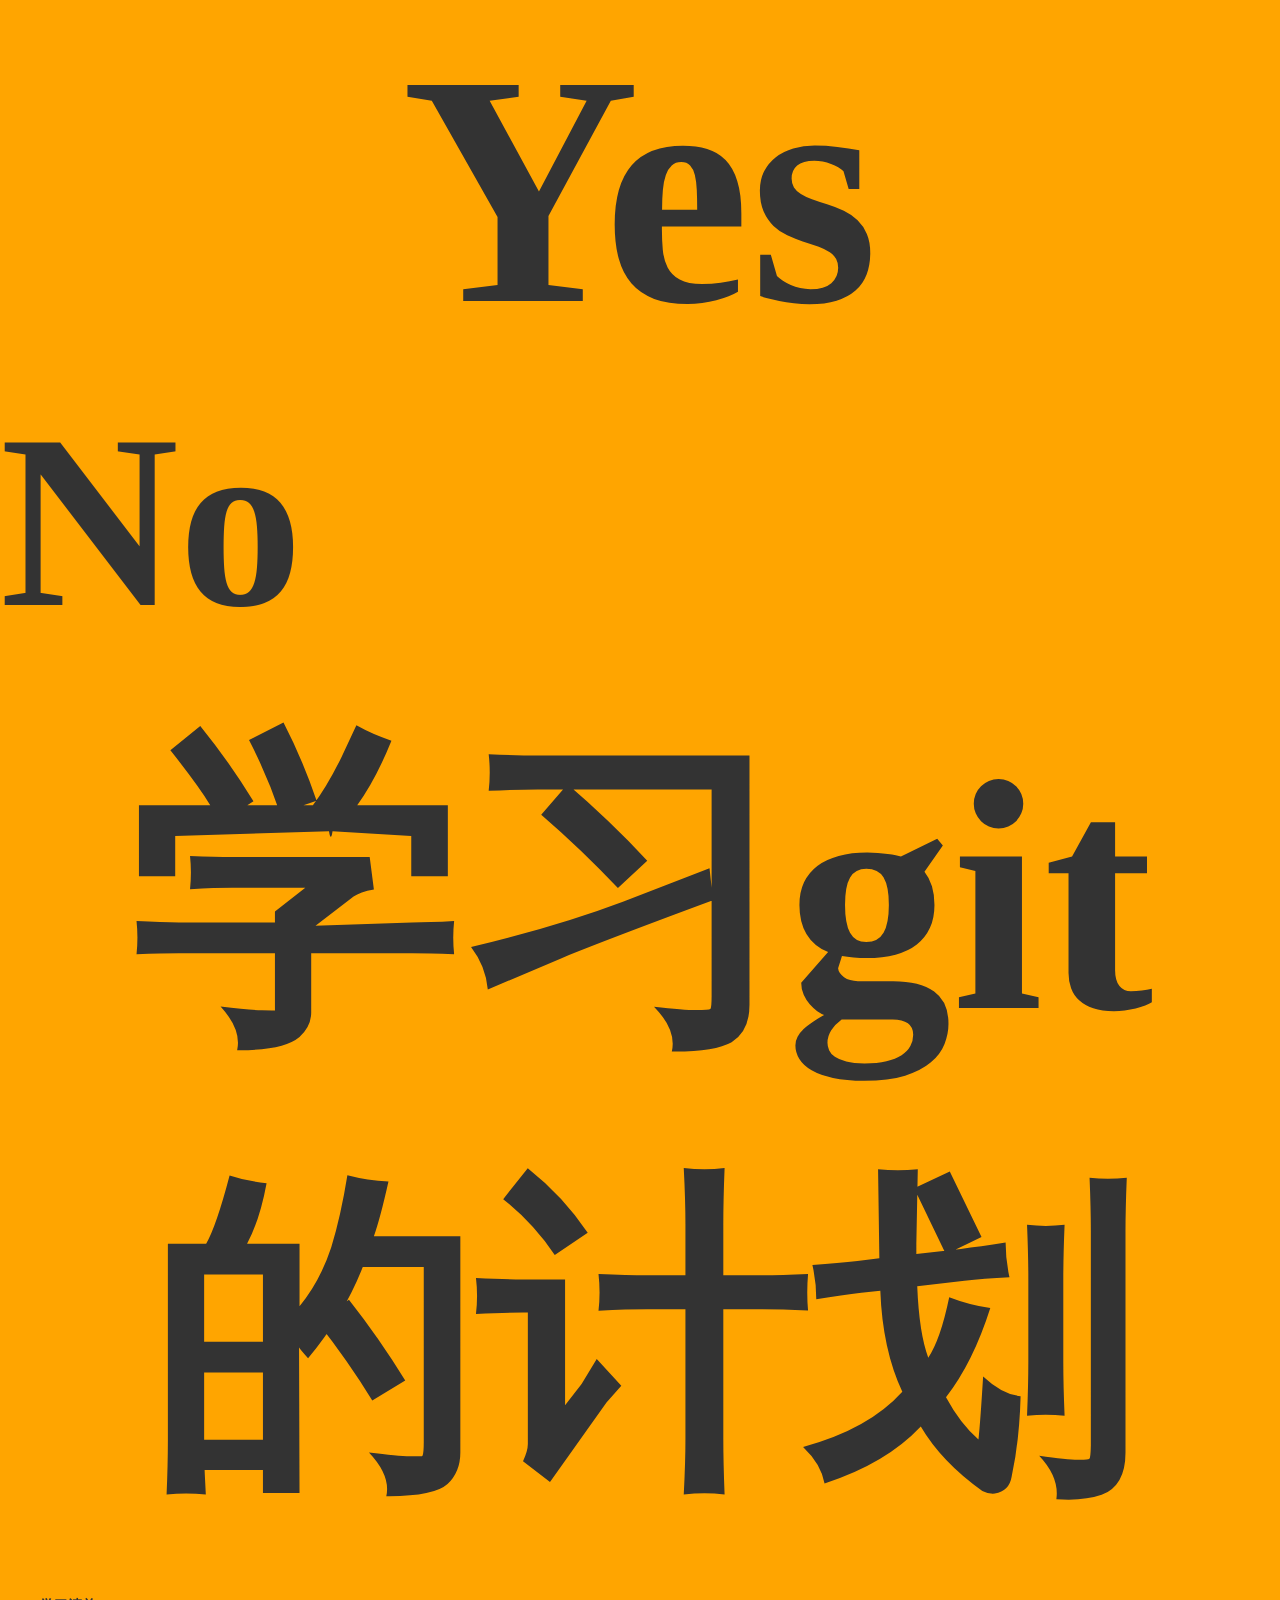
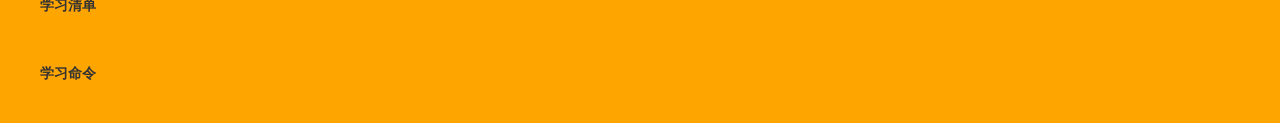
<file: index.htm>
<!DOCTYPE html>
<html lang="en">
<head>
    <meta charset="UTF-8">
    <meta name="viewport" content="width=device-width, initial-scale=1.0">
    <meta http-equiv="X-UA-Compatible" content="ie=edge">
    <title>学习git的使Accc用 iyoyoyo</title>

    <script src="https://bootcdn.cn/jquery/2.1.4/jquery.min.js"></script>
    <link rel="stylesheet" href="./styles/index.css">
    
</head>
<body>
    <h1>Yes</h1>
    <h2>No</h2>
    <div id="root">
        <h1>学习git的计划</h1>
        <div class="item">
            <h3>学习清单</h3>
            <ol class="list">
                <li>学习使用git基础配置</li>
                <li>learn git status</li>
                <li>learn git add</li>
		<li>learn config</li>
                <li>learn no fast-forwad</li>
            </ol>
        </div>
        <div class="item">
            <h3>学习命令</h3>
            <ol class="list">
                <li>git init</li>
                <li>git add</li>
                <li>git commit</li>
                <li>git config</li>
                <li>git rebase -i</li>
                <li>git merge</li>
                <li>git rm</li>
                <li>git remove</li>
                <li>git log</li>
                <li>git branch</li>
            </ol>
        </div>
        
    </div>
</body>
<script src="./index.js"></script>
</html>
</file>
<file: styles/index.css>
*{padding: 0;margin: 0;}
body {
    background:orange;
    color:#333;
    font-size: 165px;
}

#root {
    padding: 10px; 
}

h1 {
    text-align: center;
}

h3 {
    padding: 10px;
    font-size: 14px;
}
h3:hover {
    background:#fff;
    color:orange;
}
.item {
    margin: 10px;
    padding: 10px;
}
.item__show {
    background:#fff;
    color:orange;
}
.item__show .list{
    display: block;
}

.list {
    margin-left: 60px;
    display: none;
    transition: all .3s;
}
</file>
